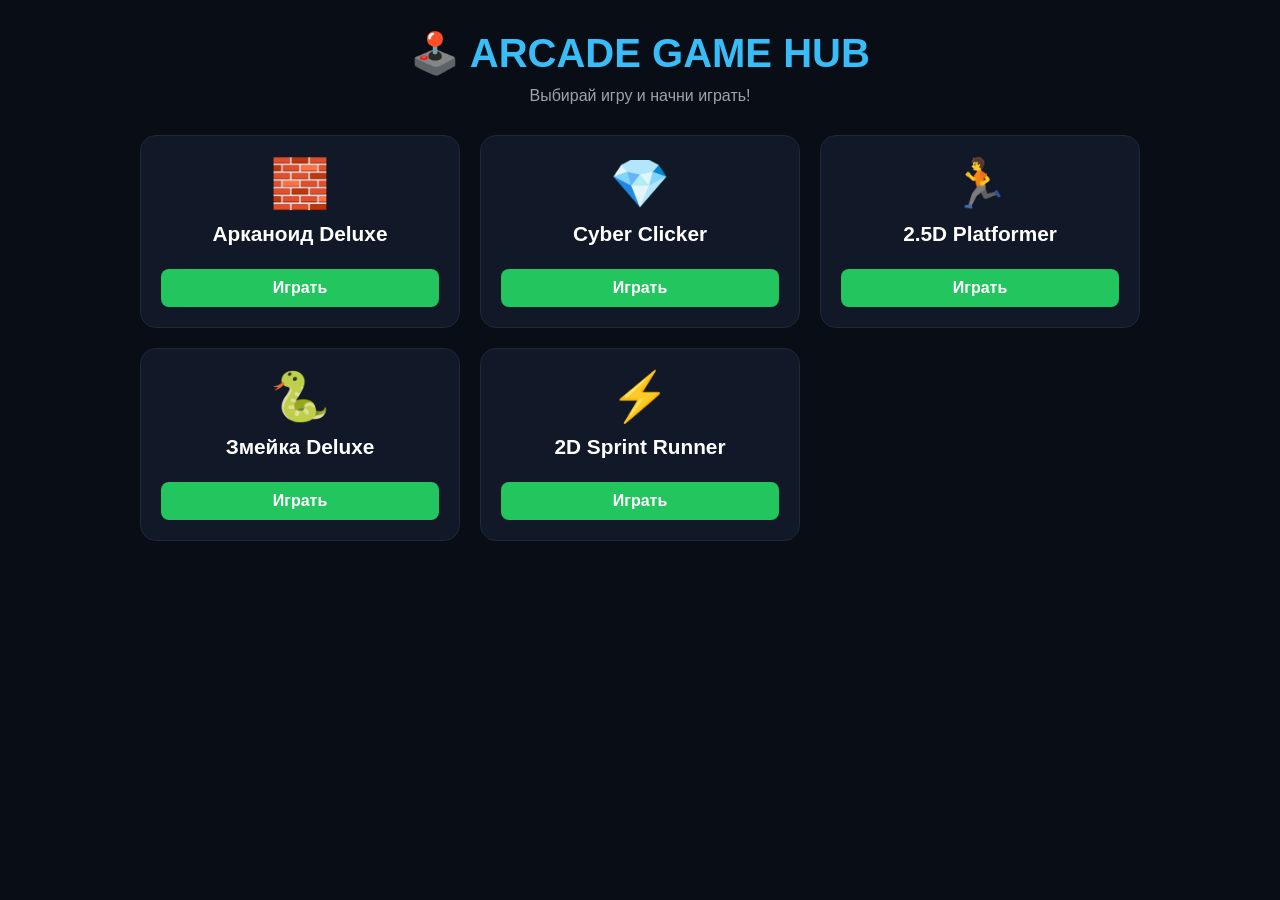
<file: index.html>
<!DOCTYPE html>
<html lang="ru">
<head>
    <meta charset="UTF-8">
    <meta name="viewport" content="width=device-width, initial-scale=1.0">
    <title>Arcade Game Hub</title>
    <style>
        * { box-sizing: border-box; margin: 0; padding: 0; }
        body { background: #090d16; color: #fff; font-family: sans-serif; min-height: 100vh; display: flex; flex-direction: column; align-items: center; padding: 30px 15px; }
        h1 { font-size: 2.5rem; color: #38bdf8; margin-bottom: 10px; text-align: center; }
        p.subtitle { color: #9ca3af; margin-bottom: 30px; text-align: center; }
        .games-grid { display: grid; grid-template-columns: repeat(auto-fit, minmax(250px, 1fr)); gap: 20px; width: 100%; max-width: 1000px; }
        .game-card { background: #111827; border: 1px solid #1f2937; border-radius: 16px; padding: 20px; text-align: center; text-decoration: none; color: inherit; display: flex; flex-direction: column; justify-content: space-between; }
        .game-card:hover { border-color: #38bdf8; transform: translateY(-5px); }
        .game-icon { font-size: 3rem; margin-bottom: 10px; }
        .game-title { font-size: 1.3rem; font-weight: bold; margin-bottom: 8px; }
        .btn-play { background: #22c55e; color: #fff; padding: 10px; border-radius: 8px; font-weight: bold; margin-top: 15px; }
    </style>
</head>
<body>
    <h1>🕹️ ARCADE GAME HUB</h1>
    <p class="subtitle">Выбирай игру и начни играть!</p>
    <div class="games-grid">
        <a href="games/arkanoid/index.html" class="game-card">
            <div><div class="game-icon">🧱</div><div class="game-title">Арканоид Deluxe</div></div>
            <div class="btn-play">Играть</div>
        </a>
        <a href="games/clicker/index.html" class="game-card">
            <div><div class="game-icon">💎</div><div class="game-title">Cyber Clicker</div></div>
            <div class="btn-play">Играть</div>
        </a>
        <a href="games/platformer/index.html" class="game-card">
            <div><div class="game-icon">🏃</div><div class="game-title">2.5D Platformer</div></div>
            <div class="btn-play">Играть</div>
        </a>
        <a href="games/snake/index.html" class="game-card">
            <div><div class="game-icon">🐍</div><div class="game-title">Змейка Deluxe</div></div>
            <div class="btn-play">Играть</div>
        </a>
        <a href="games/runner/index.html" class="game-card">
            <div><div class="game-icon">⚡</div><div class="game-title">2D Sprint Runner</div></div>
            <div class="btn-play">Играть</div>
        </a>
    </div>
</body>
</html>
</file>
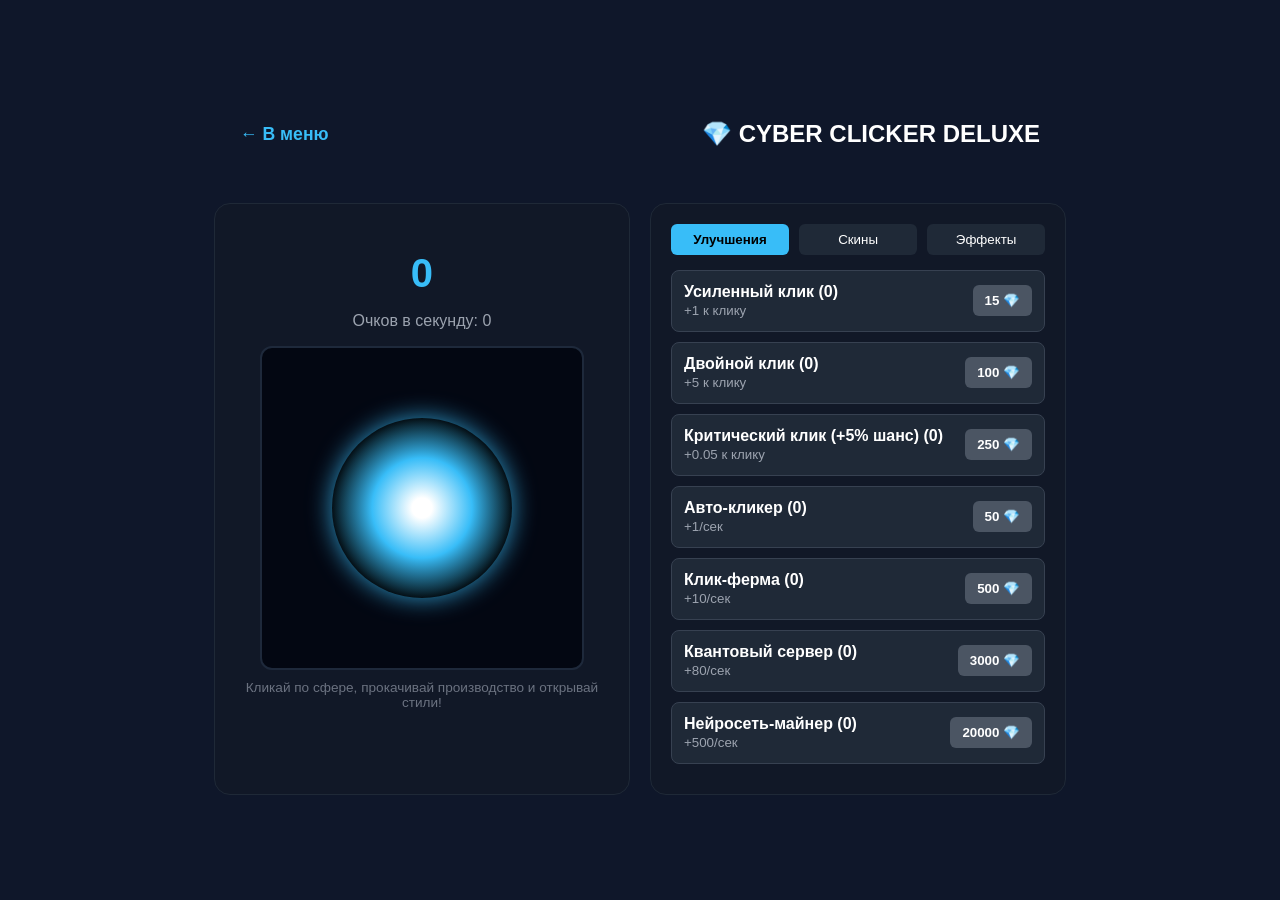
<file: games/clicker/index.html>
<!DOCTYPE html>
<html lang="ru">
<head>
    <meta charset="UTF-8">
    <meta name="viewport" content="width=device-width, initial-scale=1.0">
    <title>Cyber Clicker Deluxe</title>
    <link rel="stylesheet" href="../../shared/style.css">
    <style>
        body { background: #090d16; color: #fff; font-family: 'Segoe UI', sans-serif; }
        .clicker-layout { display: flex; gap: 20px; max-width: 1000px; margin: 0 auto; padding: 20px; flex-wrap: wrap; }
        .main-click-zone { flex: 1; min-width: 300px; background: #111827; border-radius: 16px; padding: 20px; text-align: center; border: 1px solid #1f2937; }
        .shop-zone { flex: 1; min-width: 320px; background: #111827; border-radius: 16px; padding: 20px; border: 1px solid #1f2937; max-height: 600px; overflow-y: auto; }
        .shop-tab { display: flex; gap: 10px; margin-bottom: 15px; }
        .tab-btn { flex: 1; padding: 8px; background: #1f2937; color: #fff; border: none; border-radius: 6px; cursor: pointer; }
        .tab-btn.active { background: #38bdf8; color: #000; font-weight: bold; }
        .upg-card { background: #1f2937; padding: 12px; margin-bottom: 10px; border-radius: 8px; display: flex; justify-content: space-between; align-items: center; border: 1px solid #374151; }
        .upg-btn { background: #22c55e; color: #fff; border: none; padding: 8px 12px; border-radius: 6px; cursor: pointer; font-weight: bold; }
        .upg-btn:disabled { background: #4b5563; cursor: not-allowed; }
        canvas { background: #030712; border-radius: 12px; cursor: pointer; border: 2px solid #1e293b; }
    </style>
</head>
<body class="game-body">
    <div class="game-header">
        <a href="../../index.html" class="btn-back">← В меню</a>
        <h2>💎 CYBER CLICKER DELUXE</h2>
    </div>

    <div class="clicker-layout">
        <div class="main-click-zone">
            <h1 id="score-display" style="font-size: 2.5rem; color: #38bdf8; margin-bottom: 5px;">0</h1>
            <p style="color: #9ca3af;" id="cps-display">Очков в секунду: 0</p>
            <canvas id="click-canvas" width="320" height="320"></canvas>
            <p style="font-size: 0.85rem; color: #6b7280; margin-top: 10px;">Кликай по сфере, прокачивай производство и открывай стили!</p>
        </div>

        <div class="shop-zone">
            <div class="shop-tab">
                <button class="tab-btn active" onclick="switchTab('upgrades')">Улучшения</button>
                <button class="tab-btn" onclick="switchTab('skins')">Скины</button>
                <button class="tab-btn" onclick="switchTab('vfx')">Эффекты</button>
            </div>
            <div id="shop-content"></div>
        </div>
    </div>

    <script src="game.js"></script>
</body>
</html>
</file>
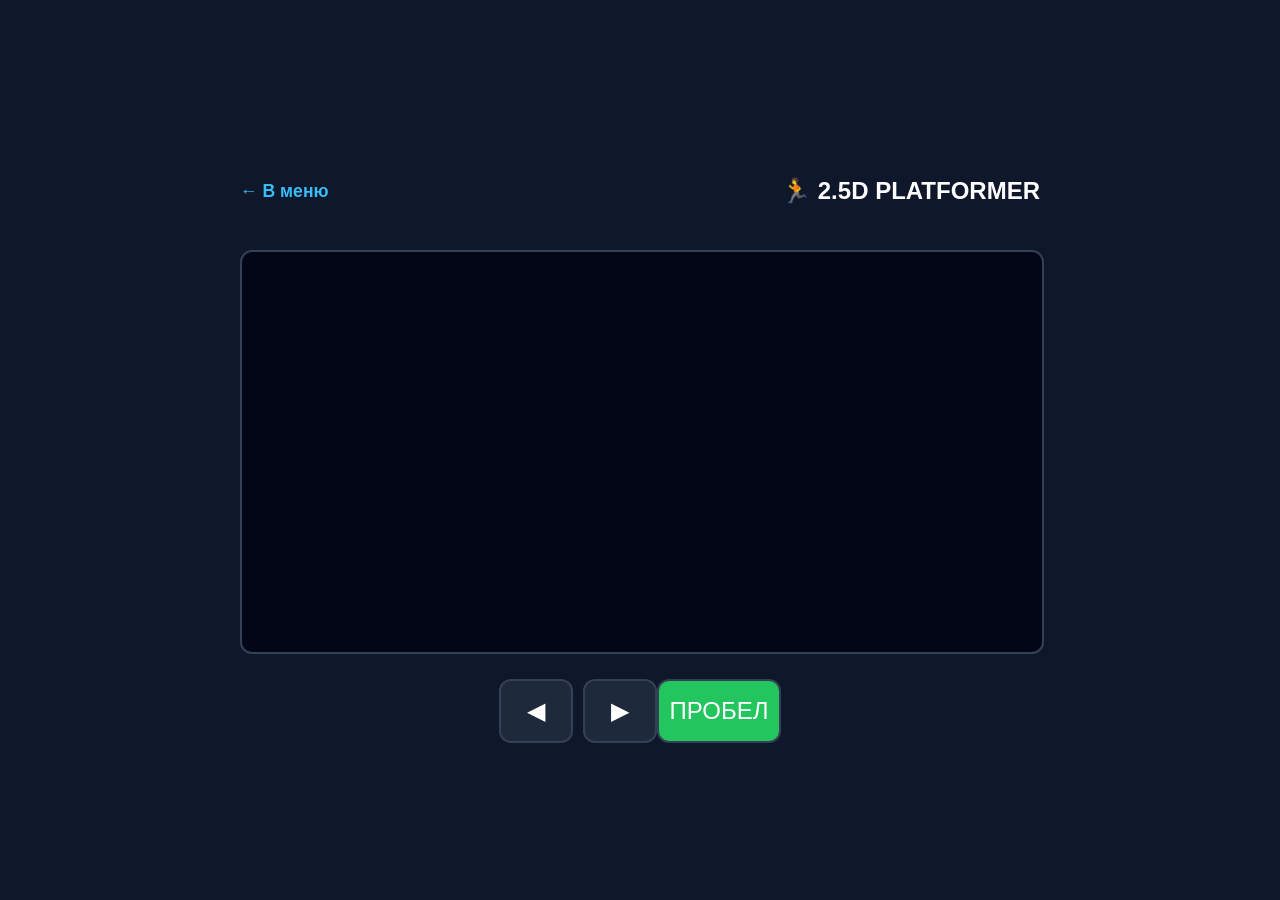
<file: games/platformer/index.html>
<!DOCTYPE html>
<html lang="ru">
<head>
    <meta charset="UTF-8">
    <meta name="viewport" content="width=device-width, initial-scale=1.0, user-scalable=no">
    <title>2.5D Procedural Runner Platformer</title>
    <link rel="stylesheet" href="../../shared/style.css">
    <style>
        body { background: #0b0f19; color: #fff; font-family: sans-serif; text-align: center; touch-action: manipulation; }
        #canvas-box { position: relative; width: 800px; max-width: 100%; margin: 0 auto; }
        canvas { border: 2px solid #334155; border-radius: 12px; background: #020617; width: 100%; }
        .touch-controls { display: flex; justify-content: space-between; max-width: 800px; margin: 15px auto; padding: 0 10px; }
        .touch-btn { background: #1e293b; border: 2px solid #334155; color: #fff; font-size: 1.5rem; border-radius: 12px; width: 70px; height: 60px; display: flex; align-items: center; justify-content: center; user-select: none; }
        .touch-btn:active { background: #38bdf8; color: #000; }
    </style>
</head>
<body class="game-body">
    <div class="game-header">
        <a href="../../index.html" class="btn-back">← В меню</a>
        <h2>🏃 2.5D PLATFORMER</h2>
    </div>

    <div id="canvas-box">
        <canvas id="canvas" width="800" height="400"></canvas>
    </div>

    <div class="touch-controls">
        <div style="display:flex; gap:10px;">
            <div class="touch-btn" id="btn-left">◀</div>
            <div class="touch-btn" id="btn-right">▶</div>
        </div>
        <div class="touch-btn" id="btn-jump" style="width: 120px; background: #22c55e;">ПРОБЕЛ</div>
    </div>

    <script src="game.js"></script>
</body>
</html>
</file>
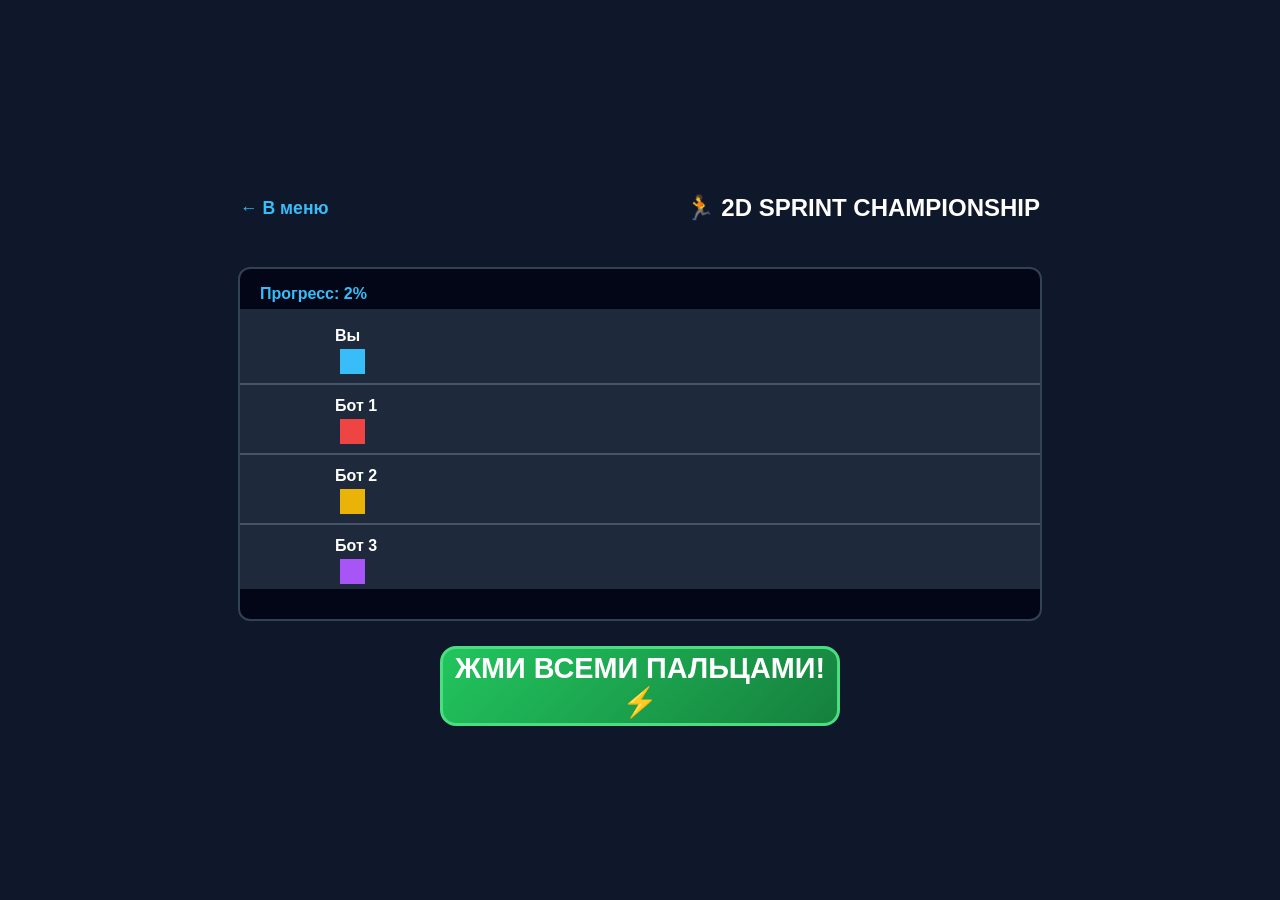
<file: games/runner/index.html>
<!DOCTYPE html>
<html lang="ru">
<head>
    <meta charset="UTF-8">
    <meta name="viewport" content="width=device-width, initial-scale=1.0, user-scalable=no">
    <title>2D Sprint Runner</title>
    <link rel="stylesheet" href="../../shared/style.css">
    <style>
        body { background: #090d16; color: #fff; font-family: sans-serif; text-align: center; touch-action: none; user-select: none; }
        canvas { border: 2px solid #334155; border-radius: 12px; background: #020617; width: 100%; max-width: 800px; }
        .run-btn {
            width: 90%; max-width: 400px; height: 80px; margin: 15px auto;
            background: linear-gradient(135deg, #22c55e, #15803d);
            border: 3px solid #4ade80; border-radius: 16px; color: #fff;
            font-size: 1.8rem; font-weight: bold; cursor: pointer; display: block;
        }
        .run-btn:active { transform: scale(0.96); }
    </style>
</head>
<body class="game-body">
    <div class="game-header">
        <a href="../../index.html" class="btn-back">← В меню</a>
        <h2>🏃 2D SPRINT CHAMPIONSHIP</h2>
    </div>

    <canvas id="canvas" width="800" height="350"></canvas>
    <button id="tap-btn" class="run-btn">ЖМИ ВСЕМИ ПАЛЬЦАМИ! ⚡</button>

    <script src="game.js"></script>
</body>
</html>
</file>
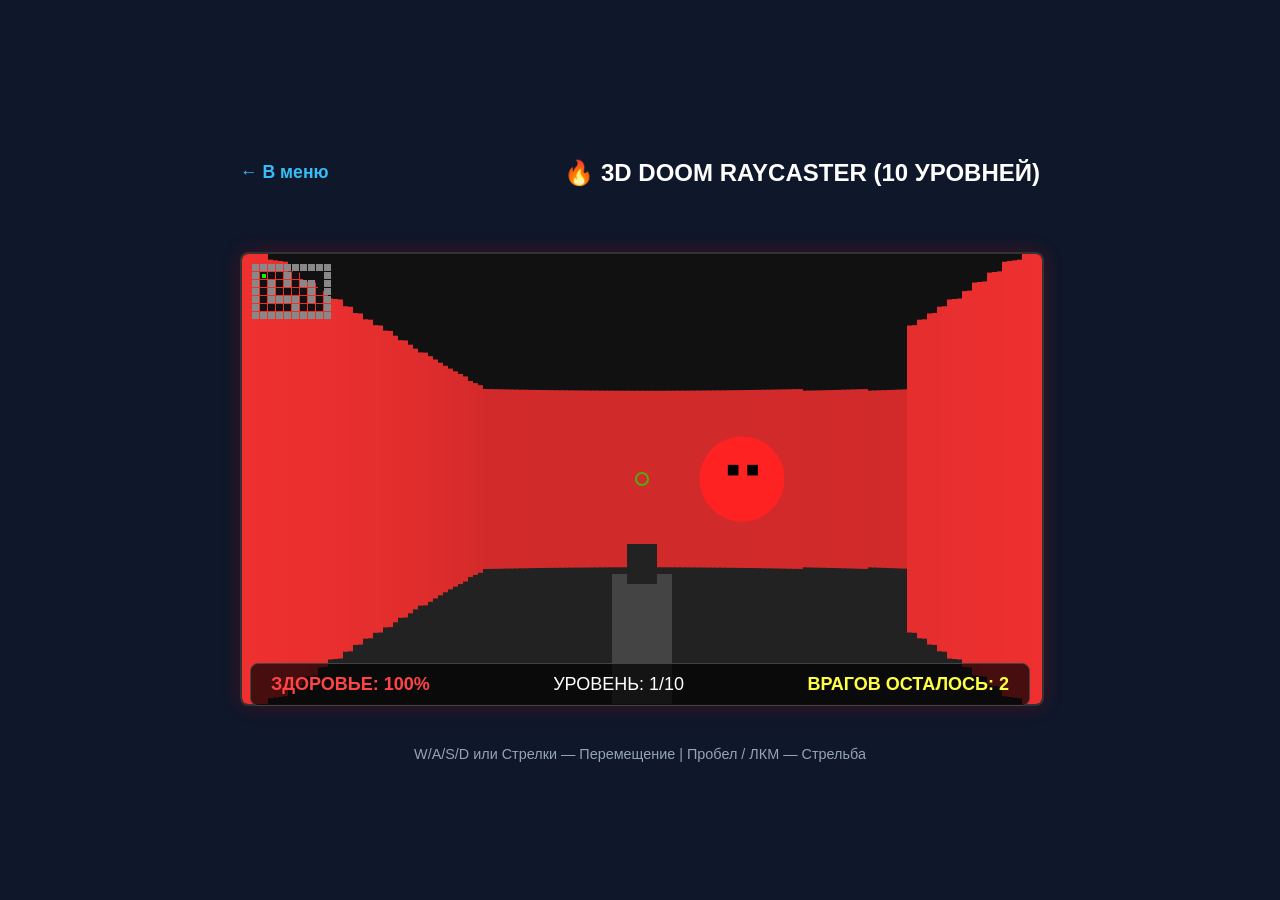
<file: games/shooter/index.html>
<!DOCTYPE html>
<html lang="ru">
<head>
    <meta charset="UTF-8">
    <meta name="viewport" content="width=device-width, initial-scale=1.0">
    <title>3D Raycast Doom Shooter</title>
    <link rel="stylesheet" href="../../shared/style.css">
    <style>
        body { background: #050505; color: #fff; text-align: center; font-family: monospace; }
        #game-container { position: relative; width: 800px; margin: 20px auto; }
        canvas { border: 2px solid #333; background: #000; box-shadow: 0 0 20px rgba(255,0,0,0.2); }
        #hud {
            position: absolute; bottom: 10px; left: 10px; right: 10px;
            display: flex; justify-content: space-between; background: rgba(0,0,0,0.7);
            padding: 10px 20px; border-radius: 8px; border: 1px solid #444; font-size: 18px;
        }
        .hp-bar { color: #ff4444; font-weight: bold; }
        .ammo-bar { color: #ffff44; font-weight: bold; }
    </style>
</head>
<body class="game-body">
    <div class="game-header">
        <a href="../../index.html" class="btn-back">← В меню</a>
        <h2>🔥 3D DOOM RAYCASTER (10 УРОВНЕЙ)</h2>
    </div>
    <div id="game-container">
        <canvas id="canvas" width="800" height="450"></canvas>
        <div id="hud">
            <div class="hp-bar">ЗДОРОВЬЕ: <span id="hp">100</span>%</div>
            <div>УРОВЕНЬ: <span id="lvl">1</span>/10</div>
            <div class="ammo-bar">ВРАГОВ ОСТАЛОСЬ: <span id="enemies-count">0</span></div>
        </div>
    </div>
    <p class="controls-hint">W/A/S/D или Стрелки — Перемещение | Пробел / ЛКМ — Стрельба</p>
    <script src="game.js"></script>
</body>
</html>
</file>
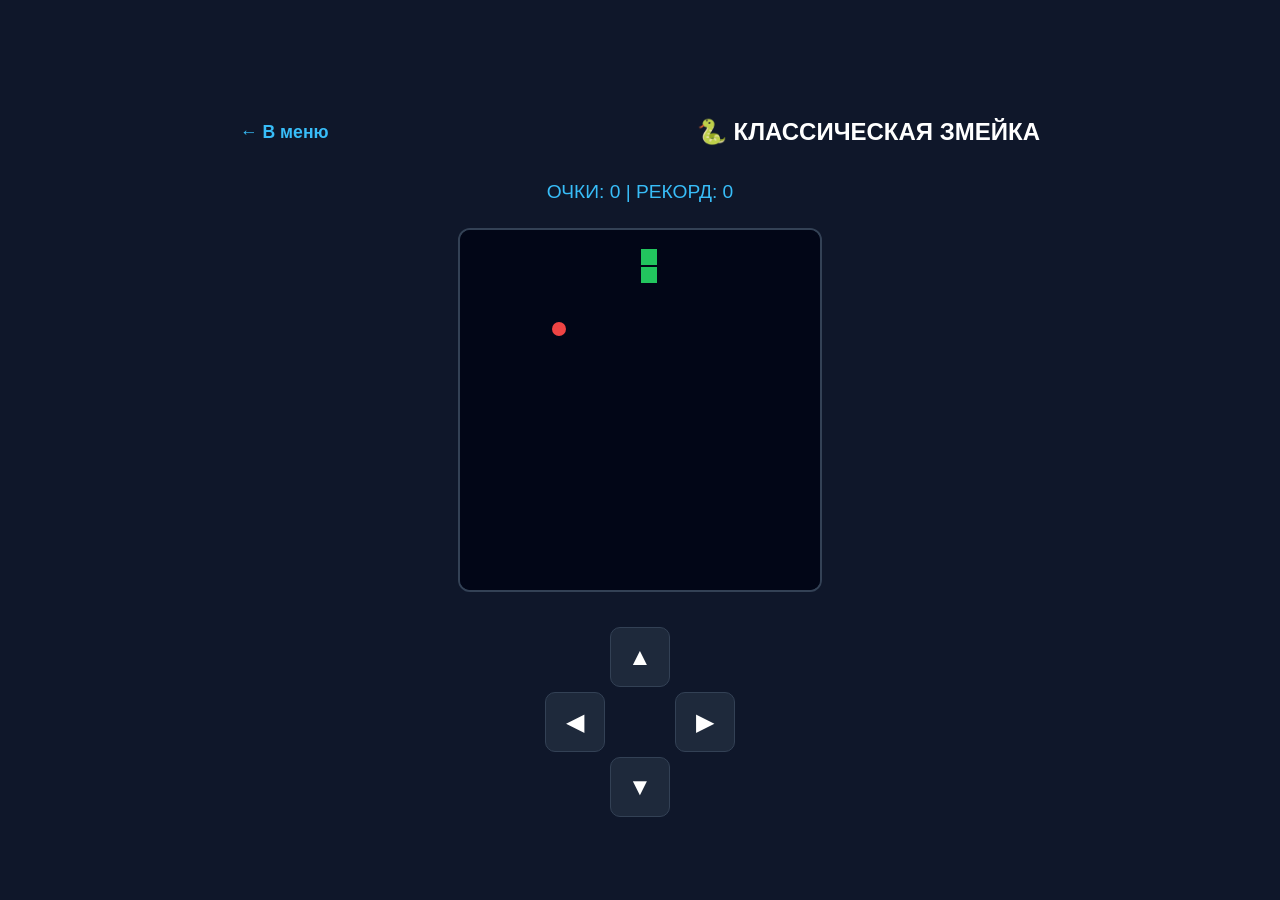
<file: games/snake/index.html>
<!DOCTYPE html>
<html lang="ru">
<head>
    <meta charset="UTF-8">
    <meta name="viewport" content="width=device-width, initial-scale=1.0, user-scalable=no">
    <title>Classic Snake Deluxe</title>
    <link rel="stylesheet" href="../../shared/style.css">
    <style>
        body { background: #0b0f19; color: #fff; font-family: sans-serif; text-align: center; touch-action: manipulation; }
        .snake-layout { display: flex; flex-direction: column; align-items: center; gap: 15px; }
        canvas { border: 2px solid #334155; border-radius: 12px; background: #020617; max-width: 95vw; }
        .d-pad { display: grid; grid-template-columns: repeat(3, 60px); grid-template-rows: repeat(3, 60px); gap: 5px; margin-top: 10px; }
        .btn-dir { background: #1e293b; border: 1px solid #334155; color: #fff; font-size: 1.5rem; border-radius: 10px; display: flex; align-items: center; justify-content: center; user-select: none; }
        .btn-dir:active { background: #38bdf8; color: #000; }
    </style>
</head>

<body class="game-body">
    <div class="game-header">
        <a href="../../index.html" class="btn-back">← В меню</a>
        <h2>🐍 КЛАССИЧЕСКАЯ ЗМЕЙКА</h2>
    </div>

    <div class="snake-layout">
        <div style="font-size: 1.2rem; color: #38bdf8;">
            ОЧКИ: <span id="score">0</span> | РЕКОРД: <span id="high-score">0</span>
        </div>
        <canvas id="canvas" width="360" height="360"></canvas>
        
        <!-- МОБИЛЬНОЕ УПРАВЛЕНИЕ -->
        <div class="d-pad">
            <div></div><div class="btn-dir" onclick="setDir(0, -1)">▲</div><div></div>
            <div class="btn-dir" onclick="setDir(-1, 0)">◀</div><div></div><div class="btn-dir" onclick="setDir(1, 0)">▶</div>
            <div></div><div class="btn-dir" onclick="setDir(0, 1)">▼</div><div></div>
        </div>
    </div>

    <script src="game.js"></script>
</body>
</html>
</file>
<file: shared/style.css>
/* Общие стили для страниц игр */
.game-body {
    background-color: #0f172a;
    color: #fff;
    display: flex;
    flex-direction: column;
    align-items: center;
    justify-content: center;
    min-height: 100vh;
    margin: 0;
    font-family: sans-serif;
}

.game-header {
    width: 100%;
    max-width: 800px;
    display: flex;
    justify-content: space-between;
    align-items: center;
    padding: 15px;
}

.btn-back {
    color: #38bdf8;
    text-decoration: none;
    font-weight: bold;
    font-size: 1.1rem;
}

.game-box {
    background: #1e293b;
    padding: 20px;
    border-radius: 16px;
    box-shadow: 0 10px 25px rgba(0,0,0,0.5);
    text-align: center;
}

canvas {
    background: #000;
    border-radius: 8px;
    display: block;
    margin: 10px auto;
    max-width: 100%;
}

.controls-hint {
    color: #94a3b8;
    font-size: 0.9rem;
    margin-top: 10px;
}
</file>
